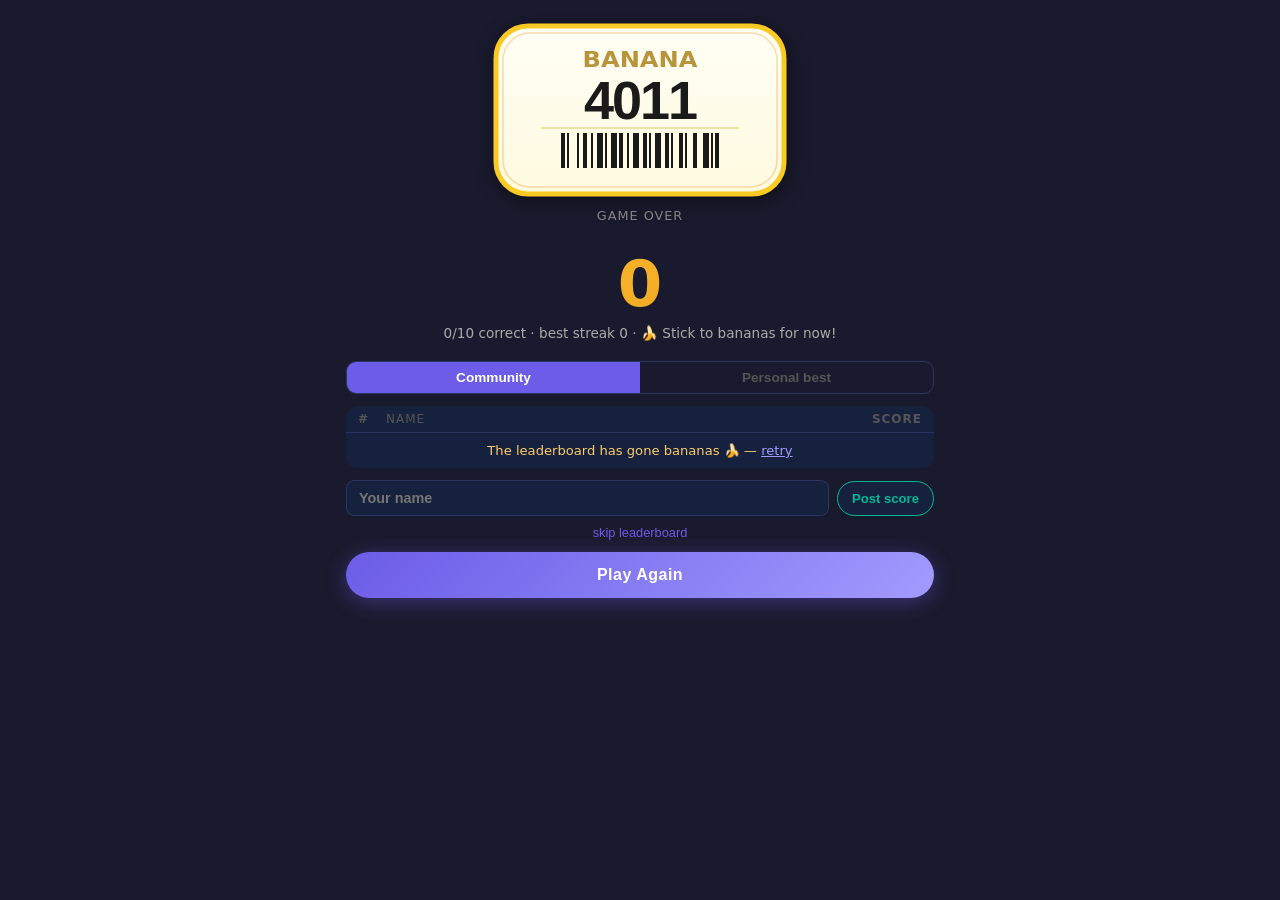
<file: leaderboard.html>
<!DOCTYPE html>
<html lang="en">
<head>
<meta charset="UTF-8">
<meta name="viewport" content="width=device-width, initial-scale=1.0">
<title>Leaderboard — Banana 4011</title>
<link rel="stylesheet" href="style.css">
</head>
<body class="lb-open">
<div id="app">

  <div id="leaderboard-screen" class="screen active">
    <div class="sticker-wrap">
      <svg class="sticker-logo" viewBox="0 0 300 180" xmlns="http://www.w3.org/2000/svg" role="img" aria-label="Banana 4011 PLU sticker">
        <defs>
          <linearGradient id="sticker-bg" x1="0" y1="0" x2="0" y2="1">
            <stop offset="0%" stop-color="#fffef5"/>
            <stop offset="100%" stop-color="#fffadf"/>
          </linearGradient>
        </defs>
        <rect x="6" y="6" width="288" height="168" rx="32" ry="32" fill="url(#sticker-bg)"/>
        <rect x="6" y="6" width="288" height="168" rx="32" ry="32" fill="none" stroke="#f9ca24" stroke-width="5"/>
        <rect x="13" y="13" width="274" height="154" rx="27" ry="27" fill="none" stroke="#f0932b" stroke-width="1.5" opacity="0.35"/>
        <text x="150" y="47" font-family="'Segoe UI',system-ui,sans-serif" font-size="22" font-weight="700" fill="#b8943a" text-anchor="middle" textLength="115" lengthAdjust="spacingAndGlyphs">BANANA</text>
        <text x="150" y="99" font-family="'Helvetica Neue',Arial,sans-serif" font-size="54" font-weight="900" fill="#1a1a1a" text-anchor="middle" letter-spacing="-2">4011</text>
        <line x1="51" y1="108" x2="249" y2="108" stroke="#e0c96a" stroke-width="1"/>
        <rect x="71"  y="113" width="4" height="35" fill="#1a1a1a"/>
        <rect x="77"  y="113" width="2" height="35" fill="#1a1a1a"/>
        <rect x="87"  y="113" width="2" height="35" fill="#1a1a1a"/>
        <rect x="93"  y="113" width="4" height="35" fill="#1a1a1a"/>
        <rect x="101" y="113" width="2" height="35" fill="#1a1a1a"/>
        <rect x="107" y="113" width="6" height="35" fill="#1a1a1a"/>
        <rect x="115" y="113" width="2" height="35" fill="#1a1a1a"/>
        <rect x="121" y="113" width="6" height="35" fill="#1a1a1a"/>
        <rect x="129" y="113" width="4" height="35" fill="#1a1a1a"/>
        <rect x="137" y="113" width="2" height="35" fill="#1a1a1a"/>
        <rect x="143" y="113" width="6" height="35" fill="#1a1a1a"/>
        <rect x="153" y="113" width="4" height="35" fill="#1a1a1a"/>
        <rect x="159" y="113" width="2" height="35" fill="#1a1a1a"/>
        <rect x="165" y="113" width="6" height="35" fill="#1a1a1a"/>
        <rect x="175" y="113" width="4" height="35" fill="#1a1a1a"/>
        <rect x="181" y="113" width="2" height="35" fill="#1a1a1a"/>
        <rect x="189" y="113" width="4" height="35" fill="#1a1a1a"/>
        <rect x="195" y="113" width="2" height="35" fill="#1a1a1a"/>
        <rect x="203" y="113" width="4" height="35" fill="#1a1a1a"/>
        <rect x="213" y="113" width="6" height="35" fill="#1a1a1a"/>
        <rect x="221" y="113" width="2" height="35" fill="#1a1a1a"/>
        <rect x="225" y="113" width="4" height="35" fill="#1a1a1a"/>
      </svg>
    </div>
    <p class="tagline">Game over</p>
    <div class="lb-score" id="lb-score">0</div>
    <div class="lb-stats" id="lb-stats"></div>

    <div class="lb-tabs">
      <button class="lb-tab" id="tab-community" onclick="switchLbTab('community')">Community</button>
      <button class="lb-tab" id="tab-personal" onclick="switchLbTab('personal')">Personal best</button>
    </div>

    <div class="lb-table-wrap">
      <div class="lb-table-header">
        <span class="lb-col-rank">#</span>
        <span class="lb-col-name">Name</span>
        <span class="lb-col-score">Score</span>
      </div>
      <div id="lb-rows"></div>
      <div class="lb-error" id="lb-error" style="display:none"></div>
    </div>

    <div id="lb-post-area" class="lb-post-area">
      <div class="lb-post-row" id="lb-post-row">
        <input type="text" id="lb-name-input" class="lb-name-input" placeholder="Your name" maxlength="20">
        <button class="lb-post-btn" id="lb-post-btn" onclick="postScore()">Post score</button>
      </div>
      <div class="lb-skip-wrap" id="lb-skip-wrap">
        <button class="text-btn" onclick="skipLeaderboard()">skip leaderboard</button>
      </div>
    </div>

    <button class="btn lb-play-btn" onclick="window.location.href='index.html'">Play Again</button>
  </div>

</div>

<script src="config.js"></script>

<script>
const SUPABASE_URL = 'https://gjafmixdspzbzcpcsfjm.supabase.co';
const SUPABASE_ANON_KEY = 'eyJhbGciOiJIUzI1NiIsInR5cCI6IkpXVCJ9.eyJpc3MiOiJzdXBhYmFzZSIsInJlZiI6ImdqYWZtaXhkc3B6YnpjcGNzZmptIiwicm9sZSI6ImFub24iLCJpYXQiOjE3NzkyNzg1NzMsImV4cCI6MjA5NDg1NDU3M30.FsCb2VBnD5Xc2VbG4V-i3m0L0pExTLYfGyPdh3dX88U';
const SB_HEADERS = {
  'apikey': SUPABASE_ANON_KEY,
  'Authorization': `Bearer ${SUPABASE_ANON_KEY}`,
  'Content-Type': 'application/json',
};

const TOTAL_ROUNDS = CONFIG.totalRounds;
const POINTS_CORRECT = CONFIG.pointsCorrect;
const STREAK_BONUS = CONFIG.streakBonus;

const gameData = JSON.parse(sessionStorage.getItem('plu_current_game') || '{}');
let score = gameData.score || 0;
let correctCount = gameData.correctCount || 0;
let bestStreak = gameData.bestStreak || 0;
let currentGameEntryDate = gameData.date || null;

let lbActiveTab = 'community';
let lbPosted = false;
let lbPlayerRank = null;
let lbPlayerName = null;

function getScoreHistory() {
  try {
    const raw = localStorage.getItem('plu_score_history');
    if (raw) return JSON.parse(raw);
  } catch { /* corrupted — fall through to migration */ }
  const best = parseInt(localStorage.getItem('plu_best') || '0');
  if (best > 0) return [{ score: best, correct: null, total: null, streak: null, date: new Date(0).toISOString() }];
  return [];
}

function showLeaderboard() {
  lbActiveTab = localStorage.getItem('plu_lb_default') || 'community';

  const pct = score / (TOTAL_ROUNDS * (POINTS_CORRECT + STREAK_BONUS));
  let grade = '';
  if (pct >= 0.9)      grade = '🏆 Produce master!';
  else if (pct >= 0.7) grade = '🌟 Seasoned cashier!';
  else if (pct >= 0.5) grade = '🛒 Getting the hang of it!';
  else if (pct >= 0.3) grade = '📦 Keep practicing!';
  else                 grade = '🍌 Stick to bananas for now!';

  document.getElementById('lb-score').textContent = score;
  document.getElementById('lb-stats').textContent =
    `${correctCount}/${TOTAL_ROUNDS} correct · best streak ${bestStreak} · ${grade}`;

  initPostArea();
  switchLbTab(lbActiveTab);
}

function switchLbTab(tab) {
  lbActiveTab = tab;
  document.getElementById('tab-community').classList.toggle('active', tab === 'community');
  document.getElementById('tab-personal').classList.toggle('active', tab === 'personal');
  document.getElementById('lb-post-area').style.display = tab === 'community' ? '' : 'none';
  if (tab === 'community') renderCommunityBoard();
  else renderPersonalBest();
}

function skipLeaderboard() {
  document.getElementById('lb-post-area').style.display = 'none';
}

function initPostArea() {
  lbPosted = false;
  const nameInput = document.getElementById('lb-name-input');
  const postBtn = document.getElementById('lb-post-btn');
  const postRow = document.getElementById('lb-post-row');

  const existing = postRow.querySelector('.lb-static-name');
  if (existing) existing.remove();
  nameInput.style.display = '';
  nameInput.disabled = false;
  nameInput.value = localStorage.getItem('plu_player_name') || '';
  postBtn.textContent = 'Post score';
  postBtn.disabled = false;
  postBtn.style.display = '';
  postBtn.onclick = postScore;

  document.getElementById('lb-skip-wrap').innerHTML =
    '<button class="text-btn" onclick="skipLeaderboard()">skip leaderboard</button>';
  document.getElementById('lb-post-area').style.display = '';
}

const LB_ERRORS = [
  'The leaderboard has gone bananas 🍌 — <a onclick="renderCommunityBoard()">retry</a>',
  'Score submission got lost in the produce aisle — <a onclick="renderCommunityBoard()">try again</a>',
];

function lbErrorMsg() {
  return LB_ERRORS[Math.floor(Math.random() * LB_ERRORS.length)];
}

function escapeHtml(str) {
  return String(str)
    .replace(/&/g, '&amp;').replace(/</g, '&lt;')
    .replace(/>/g, '&gt;').replace(/"/g, '&quot;');
}

async function renderCommunityBoard() {
  const container = document.getElementById('lb-rows');
  const errEl = document.getElementById('lb-error');
  container.innerHTML = '<div class="lb-row unsubmitted" style="justify-content:center;color:#555">Loading…</div>';
  errEl.style.display = 'none';

  try {
    const resp = await fetch(
      `${SUPABASE_URL}/rest/v1/scores?select=name,score&order=score.desc&limit=10`,
      { headers: SB_HEADERS }
    );
    if (!resp.ok) throw new Error(resp.status);
    const data = await resp.json();
    renderCommunityRows(data);
  } catch {
    container.innerHTML = '';
    errEl.innerHTML = lbErrorMsg();
    errEl.style.display = 'block';
  }
}

function renderCommunityRows(rows) {
  const container = document.getElementById('lb-rows');
  container.innerHTML = '';

  if (!rows || rows.length === 0) {
    container.innerHTML =
      '<div class="lb-row unsubmitted" style="justify-content:center">No scores yet — be the first!</div>';
  } else {
    rows.forEach((row, i) => {
      const el = document.createElement('div');
      el.className = 'lb-row';
      el.innerHTML = `
        <span class="lb-col-rank">${i + 1}</span>
        <span class="lb-col-name">${escapeHtml(row.name)}</span>
        <span class="lb-col-score">${parseInt(row.score, 10)}</span>
      `;
      container.appendChild(el);
    });
  }

  const sep = document.createElement('div');
  sep.className = 'lb-row sep';
  sep.innerHTML = '<span class="lb-col-rank">…</span><span class="lb-col-name"></span><span class="lb-col-score"></span>';
  container.appendChild(sep);

  const playerRow = document.createElement('div');
  if (lbPosted && lbPlayerRank !== null) {
    playerRow.className = 'lb-row player';
    playerRow.innerHTML = `
      <span class="lb-col-rank">${lbPlayerRank}</span>
      <span class="lb-col-name">${escapeHtml(lbPlayerName)} ← you</span>
      <span class="lb-col-score">${score}</span>
    `;
  } else {
    playerRow.className = 'lb-row player unsubmitted';
    playerRow.innerHTML = `
      <span class="lb-col-rank">—</span>
      <span class="lb-col-name">— not submitted</span>
      <span class="lb-col-score">—</span>
    `;
  }
  container.appendChild(playerRow);
}

function renderPersonalBest() {
  const history = getScoreHistory();
  const sorted = [...history].sort((a, b) => b.score - a.score);
  const top10 = sorted.slice(0, 10);
  const currentIdx = sorted.findIndex(e => e.date === currentGameEntryDate);
  const container = document.getElementById('lb-rows');
  container.innerHTML = '';

  if (sorted.length === 0) {
    container.innerHTML = '<div class="lb-row unsubmitted" style="justify-content:center">No games yet</div>';
    return;
  }

  const epochIso = new Date(0).toISOString();

  top10.forEach((entry, i) => {
    const isCurrent = entry.date === currentGameEntryDate;
    const label = isCurrent
      ? 'You (now)'
      : entry.date === epochIso
        ? 'Previous best'
        : new Date(entry.date).toLocaleDateString();
    const row = document.createElement('div');
    row.className = 'lb-row' + (isCurrent ? ' player' : '');
    row.innerHTML = `
      <span class="lb-col-rank">${i + 1}</span>
      <span class="lb-col-name">${label}</span>
      <span class="lb-col-score">${parseInt(entry.score, 10)}</span>
    `;
    container.appendChild(row);
  });

  if (currentIdx >= 10) {
    const sep = document.createElement('div');
    sep.className = 'lb-row sep';
    sep.innerHTML = '<span class="lb-col-rank">…</span><span class="lb-col-name"></span><span class="lb-col-score"></span>';
    container.appendChild(sep);

    const entry = sorted[currentIdx];
    const row = document.createElement('div');
    row.className = 'lb-row player';
    row.innerHTML = `
      <span class="lb-col-rank">${currentIdx + 1}</span>
      <span class="lb-col-name">You (now)</span>
      <span class="lb-col-score">${parseInt(entry.score, 10)}</span>
    `;
    container.appendChild(row);
  }
}

async function postScore() {
  const nameInput = document.getElementById('lb-name-input');
  const postBtn = document.getElementById('lb-post-btn');
  const errEl = document.getElementById('lb-error');
  const name = nameInput.value.trim();
  if (!name) { nameInput.focus(); return; }

  localStorage.setItem('plu_player_name', name);
  postBtn.disabled = true;
  postBtn.textContent = 'Posting…';
  errEl.style.display = 'none';

  try {
    const insertResp = await fetch(`${SUPABASE_URL}/rest/v1/scores`, {
      method: 'POST',
      headers: { ...SB_HEADERS, 'Prefer': 'return=minimal' },
      body: JSON.stringify({ name, score, correct: correctCount, total: TOTAL_ROUNDS, streak: bestStreak }),
    });
    if (!insertResp.ok) throw new Error(insertResp.status);

    const rankResp = await fetch(
      `${SUPABASE_URL}/rest/v1/scores?select=*&score=gt.${score}`,
      { method: 'HEAD', headers: { ...SB_HEADERS, 'Prefer': 'count=exact' } }
    );
    if (!rankResp.ok) throw new Error(rankResp.status);
    const range = rankResp.headers.get('content-range') || '0-0/0';
    const count = parseInt(range.split('/')[1], 10) || 0;

    lbPlayerName = name;
    lbPlayerRank = count + 1;
    lbPosted = true;

    showPostConfirmed(name);
    await renderCommunityBoard();

  } catch {
    postBtn.disabled = false;
    postBtn.textContent = 'Post score';
    errEl.innerHTML = lbErrorMsg();
    errEl.style.display = 'block';
  }
}

function showPostConfirmed(name) {
  const postRow = document.getElementById('lb-post-row');
  const nameInput = document.getElementById('lb-name-input');
  const postBtn = document.getElementById('lb-post-btn');

  nameInput.style.display = 'none';
  postBtn.textContent = '✓ Posted';

  const staticName = document.createElement('span');
  staticName.className = 'lb-static-name';
  staticName.textContent = name;
  postRow.insertBefore(staticName, nameInput);

  document.getElementById('lb-skip-wrap').innerHTML =
    '<button class="text-btn" onclick="enterEditMode()">edit name</button>';

  setTimeout(() => { postBtn.style.display = 'none'; }, 1500);
}

function enterEditMode() {
  const postRow = document.getElementById('lb-post-row');
  const nameInput = document.getElementById('lb-name-input');
  const postBtn = document.getElementById('lb-post-btn');
  const existing = postRow.querySelector('.lb-static-name');
  if (existing) existing.remove();

  nameInput.style.display = '';
  nameInput.disabled = false;
  postBtn.style.display = '';
  postBtn.textContent = 'Post score';
  postBtn.disabled = false;
  postBtn.onclick = postScore;

  lbPosted = false;
  lbPlayerRank = null;
  lbPlayerName = null;

  document.getElementById('lb-skip-wrap').innerHTML =
    '<button class="text-btn" onclick="skipLeaderboard()">skip leaderboard</button>';

  nameInput.focus();
  renderCommunityBoard();
}

// Init
showLeaderboard();
</script>
</body>
</html>
</file>
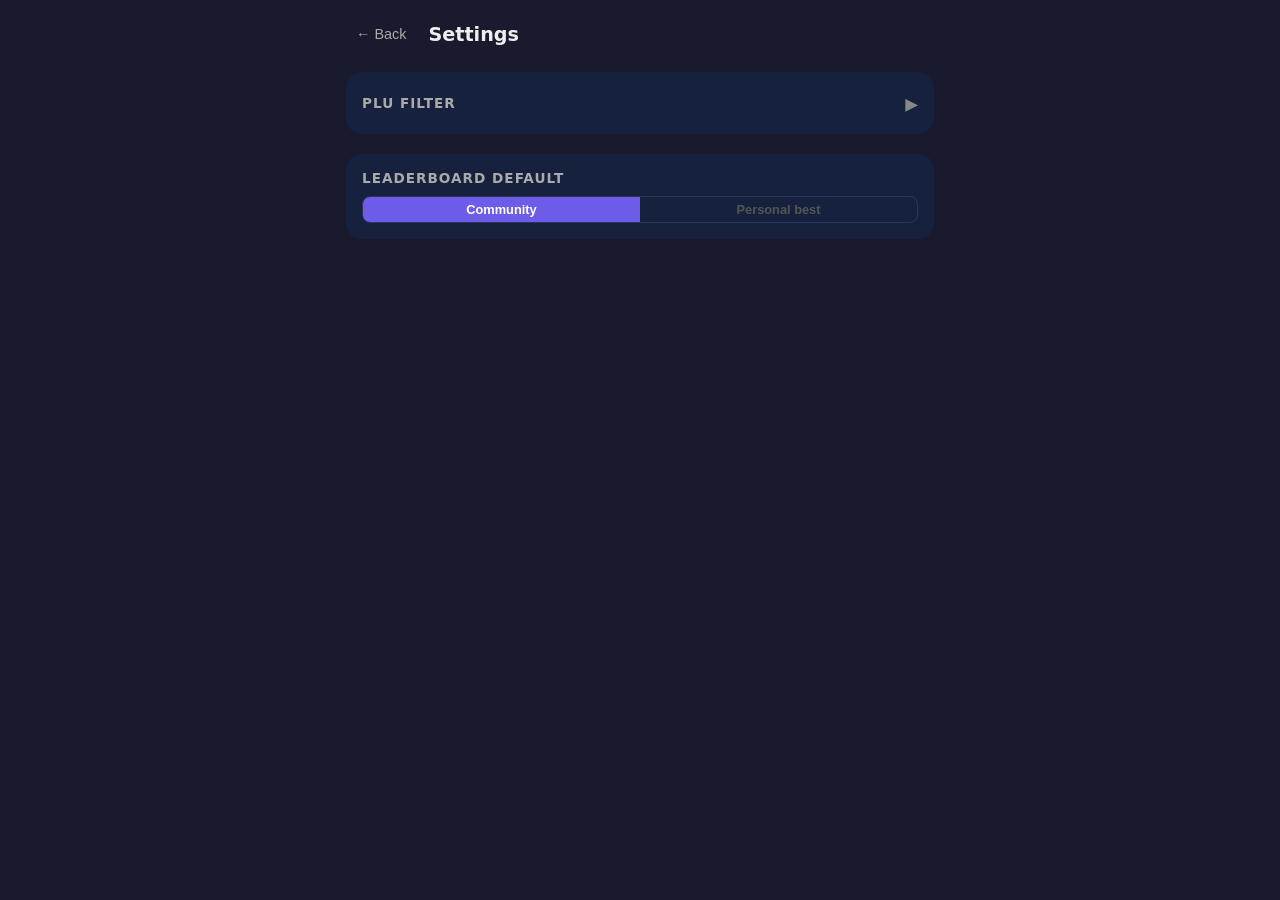
<file: settings.html>
<!DOCTYPE html>
<html lang="en">
<head>
<meta charset="UTF-8">
<meta name="viewport" content="width=device-width, initial-scale=1.0">
<title>Settings — Banana 4011</title>
<link rel="stylesheet" href="style.css">
</head>
<body class="settings-open">
<div id="app">

  <div id="settings-screen" class="screen active">
    <div class="settings-header">
      <button class="back-btn" onclick="window.location.href='index.html'">← Back</button>
      <h2 class="settings-title">Settings</h2>
    </div>

    <div class="settings-section">
      <div class="settings-section-header filter-toggle-header" onclick="toggleFilter()">
        <span class="settings-section-title">PLU Filter</span>
        <span class="filter-chevron" id="filter-chevron">▸</span>
      </div>
      <div id="filter-collapsible" style="display:none">
        <div class="select-all-wrap" style="margin-bottom:8px">
          <button class="text-btn" onclick="selectAllFilter(true)">Select All</button>
          <span class="divider">·</span>
          <button class="text-btn" onclick="selectAllFilter(false)">Deselect All</button>
        </div>
        <div id="filter-warning" class="filter-warning" style="display:none">
          Select at least 4 items to play
        </div>
        <div id="settings-list" class="settings-list"></div>
      </div>
    </div>

    <div class="settings-section">
      <div class="settings-label">Leaderboard default</div>
      <div class="lb-tab-toggle">
        <button class="lb-toggle-opt" id="lbt-community" onclick="setLbDefault('community')">Community</button>
        <button class="lb-toggle-opt" id="lbt-personal" onclick="setLbDefault('personal')">Personal best</button>
      </div>
    </div>

  </div>

</div>

<script src="config.js"></script>
<script src="produce.js"></script>

<script>
const PRODUCE = PRODUCE_DATA;

function buildSettingsScreen() {
  const saved = JSON.parse(localStorage.getItem('plu_filter') || 'null');
  const activePLUSet = saved ? new Set(saved) : new Set(PRODUCE.map(p => p.plu));

  const categories = {};
  PRODUCE.forEach(p => {
    if (!categories[p.category]) categories[p.category] = [];
    categories[p.category].push(p);
  });

  const container = document.getElementById('settings-list');
  container.innerHTML = '';

  Object.entries(categories).forEach(([cat, items]) => {
    const allChecked = items.every(p => activePLUSet.has(p.plu));
    const someChecked = items.some(p => activePLUSet.has(p.plu));

    const group = document.createElement('div');
    group.className = 'settings-group';
    group.innerHTML = `
      <label class="group-header">
        <input type="checkbox" class="group-check" ${allChecked ? 'checked' : ''}>
        <span class="group-name">${cat}</span>
        <span class="group-count">${items.length}</span>
      </label>
      <div class="group-items">
        ${items.map(p => `
          <label class="item-row">
            <input type="checkbox" class="item-check" data-plu="${p.plu}" ${activePLUSet.has(p.plu) ? 'checked' : ''}>
            <span class="item-emoji">${p.emoji}</span>
            <span class="item-name">${p.name}</span>
            <span class="item-plu">${p.plu}</span>
          </label>
        `).join('')}
      </div>
    `;

    const groupCb = group.querySelector('.group-check');
    if (someChecked && !allChecked) groupCb.indeterminate = true;

    groupCb.addEventListener('change', () => {
      group.querySelectorAll('.item-check').forEach(ic => ic.checked = groupCb.checked);
      groupCb.indeterminate = false;
      onFilterChange();
    });

    group.querySelectorAll('.item-check').forEach(cb => {
      cb.addEventListener('change', () => {
        const allCbs = group.querySelectorAll('.item-check');
        const checked = [...allCbs].filter(c => c.checked).length;
        groupCb.checked = checked === allCbs.length;
        groupCb.indeterminate = checked > 0 && checked < allCbs.length;
        onFilterChange();
      });
    });

    container.appendChild(group);
  });

  updateStartGuard();

  const lbDefault = localStorage.getItem('plu_lb_default') || 'community';
  setLbDefault(lbDefault);
}

function onFilterChange() {
  const plus = [...document.querySelectorAll('.item-check:checked')].map(cb => cb.dataset.plu);
  localStorage.setItem('plu_filter', JSON.stringify(plus));
  updateStartGuard();
}

function updateStartGuard() {
  const itemChecks = document.querySelectorAll('.item-check');
  const count = itemChecks.length > 0
    ? [...itemChecks].filter(c => c.checked).length
    : (() => { const s = JSON.parse(localStorage.getItem('plu_filter') || 'null'); return s ? s.length : PRODUCE.length; })();
  document.getElementById('filter-warning').style.display = count < 4 ? 'block' : 'none';
}

function selectAllFilter(checked) {
  document.querySelectorAll('.item-check').forEach(cb => cb.checked = checked);
  document.querySelectorAll('.group-check').forEach(cb => {
    cb.checked = checked;
    cb.indeterminate = false;
  });
  onFilterChange();
}

function setLbDefault(val) {
  localStorage.setItem('plu_lb_default', val);
  document.getElementById('lbt-community').classList.toggle('active', val === 'community');
  document.getElementById('lbt-personal').classList.toggle('active', val === 'personal');
}

function toggleFilter() {
  const collapsible = document.getElementById('filter-collapsible');
  const chevron = document.getElementById('filter-chevron');
  const isOpen = collapsible.style.display !== 'none';
  collapsible.style.display = isOpen ? 'none' : '';
  chevron.textContent = isOpen ? '▸' : '▾';
}

// Init
buildSettingsScreen();
</script>
</body>
</html>
</file>
<file: style.css>
* { box-sizing: border-box; margin: 0; padding: 0; }

body {
  font-family: 'Segoe UI', system-ui, sans-serif;
  background: #1a1a2e;
  color: #eee;
  min-height: 100vh;
  display: flex;
  align-items: center;
  justify-content: center;
  overflow: hidden;
}

#app {
  width: 620px;
  text-align: center;
  padding: 0 16px;
}

body.settings-open {
  align-items: flex-start;
  overflow-y: auto;
  overflow-x: hidden;
}

.game-layout {
  display: flex;
  gap: 12px;
  align-items: stretch;
}

.game-main {
  flex: 2;
  min-width: 0;
}

.tip-panel {
  flex: 1;
  background: #16213e;
  border-radius: 16px;
  padding: 16px 14px;
  display: flex;
  flex-direction: column;
  align-items: center;
  gap: 10px;
  opacity: 0;
  transition: opacity 0.3s;
}
.tip-panel.visible { opacity: 1; }

.tip-icon {
  font-size: 1.8rem;
  filter: drop-shadow(0 0 8px rgba(249, 202, 36, 0.8));
  flex-shrink: 0;
}

.tip-text {
  font-size: 0.85rem;
  color: #aaa;
  font-style: italic;
  line-height: 1.55;
  text-align: left;
  width: 100%;
}
.tip-text + .tip-text {
  padding-top: 10px;
  border-top: 1px solid #1e2a50;
}

h1 {
  font-size: 2rem;
  font-weight: 800;
  letter-spacing: -1px;
  background: linear-gradient(135deg, #f9ca24, #f0932b);
  -webkit-background-clip: text;
  -webkit-text-fill-color: transparent;
  background-clip: text;
  margin-bottom: 4px;
}

.tagline {
  font-size: 0.8rem;
  color: #888;
  margin-bottom: 24px;
  letter-spacing: 1px;
  text-transform: uppercase;
}

/* Scorebar */
.scorebar {
  display: flex;
  justify-content: space-between;
  align-items: center;
  margin-bottom: 18px;
  padding: 10px 16px;
  background: #16213e;
  border-radius: 12px;
  font-size: 0.85rem;
  color: #aaa;
}
.scorebar .val {
  font-size: 1.3rem;
  font-weight: 700;
  color: #eee;
  display: block;
}
.scorebar .streak .val { color: #f9ca24; }
.scorebar .best .val { color: #6c5ce7; }

/* Timer bar */
.timer-wrap {
  height: 8px;
  background: #16213e;
  border-radius: 999px;
  overflow: hidden;
  margin-bottom: 22px;
}
#timer-bar {
  height: 100%;
  width: 100%;
  border-radius: 999px;
  background: linear-gradient(90deg, #00b894, #55efc4);
  transition: background 0.3s;
  transform-origin: left;
}
#timer-bar.warn { background: linear-gradient(90deg, #e17055, #fdcb6e); }
#timer-bar.danger { background: linear-gradient(90deg, #d63031, #e17055); }

/* Produce card */
.produce-card {
  background: #16213e;
  border-radius: 24px;
  padding: 32px 24px 28px;
  margin-bottom: 20px;
  position: relative;
  border: 2px solid transparent;
  transition: border-color 0.2s;
}
.produce-card.correct { border-color: #00b894; }
.produce-card.wrong   { border-color: #d63031; }


.produce-emoji {
  font-size: 7rem;
  line-height: 1;
  display: none;
  margin-bottom: 14px;
}

.produce-img {
  width: 200px;
  height: 200px;
  object-fit: cover;
  border-radius: 12px;
  display: block;
  margin: 0 auto 4px;
}

.ai-label {
  font-size: 0.6rem;
  color: #aaa;
  font-style: italic;
  text-align: center;
  margin: 0 0 8px;
}

.produce-name {
  font-size: 1.25rem;
  font-weight: 700;
  margin-bottom: 4px;
}
.produce-hint {
  font-size: 0.78rem;
  color: #666;
  letter-spacing: 0.5px;
}


/* Choices */
.choices {
  display: grid;
  grid-template-columns: 1fr 1fr;
  gap: 10px;
  margin-bottom: 14px;
}

.choice-btn {
  padding: 18px 8px;
  background: #16213e;
  border: 2px solid #2d3561;
  border-radius: 14px;
  color: #eee;
  font-size: 1.4rem;
  font-weight: 700;
  letter-spacing: 2px;
  cursor: pointer;
  transition: all 0.12s;
  position: relative;
  overflow: hidden;
}
.choice-btn:hover:not(:disabled) {
  border-color: #6c5ce7;
  background: #1e2a50;
  transform: translateY(-2px);
}
.choice-btn:active:not(:disabled) { transform: translateY(0); }
.choice-btn:disabled { cursor: default; }
.choice-btn.correct-ans {
  border-color: #00b894;
  background: rgba(0, 184, 148, 0.15);
  color: #55efc4;
}
.choice-btn.wrong-ans {
  border-color: #d63031;
  background: rgba(214, 48, 49, 0.15);
  color: #ff7675;
}
.choice-btn.reveal {
  border-color: #00b894;
  background: rgba(0, 184, 148, 0.08);
  color: #55efc4;
}
.choice-btn .plu-label {
  display: block;
  font-size: 0.65rem;
  font-weight: 400;
  letter-spacing: 1px;
  color: #555;
  margin-top: 4px;
  text-transform: uppercase;
}
.choice-btn.correct-ans .plu-label,
.choice-btn.wrong-ans .plu-label,
.choice-btn.reveal .plu-label { color: inherit; opacity: 0.6; }

/* Feedback banner */
#feedback {
  height: 28px;
  font-size: 0.9rem;
  font-weight: 600;
  letter-spacing: 0.5px;
  margin-bottom: 6px;
  transition: opacity 0.2s;
}
#feedback.correct { color: #55efc4; }
#feedback.wrong   { color: #ff7675; }
#feedback.timeout { color: #fdcb6e; }

/* Screens */
.screen { display: none; }
.screen.active { display: block; }

/* Start screen */
#start-screen {
  padding: 20px 0;
}
.start-emoji { font-size: 4rem; margin-bottom: 16px; display: block; }
.start-desc {
  color: #aaa;
  font-size: 0.95rem;
  line-height: 1.6;
  margin-bottom: 20px;
}

/* Timer slider */
.slider-wrap {
  background: #16213e;
  border-radius: 14px;
  padding: 16px 20px;
  margin-bottom: 24px;
}
.slider-label {
  display: flex;
  justify-content: space-between;
  align-items: baseline;
  margin-bottom: 12px;
  font-size: 0.85rem;
  color: #aaa;
}
.slider-label .slider-val {
  font-size: 1.5rem;
  font-weight: 800;
  color: #f9ca24;
}
input[type=range] {
  -webkit-appearance: none;
  width: 100%;
  height: 6px;
  border-radius: 999px;
  background: #2d3561;
  outline: none;
  cursor: pointer;
}
input[type=range]::-webkit-slider-thumb {
  -webkit-appearance: none;
  width: 22px;
  height: 22px;
  border-radius: 50%;
  background: linear-gradient(135deg, #f9ca24, #f0932b);
  cursor: pointer;
  box-shadow: 0 2px 8px rgba(249,202,36,0.4);
  transition: transform 0.1s;
}
input[type=range]::-webkit-slider-thumb:active { transform: scale(1.2); }
input[type=range]::-moz-range-thumb {
  width: 22px;
  height: 22px;
  border-radius: 50%;
  background: linear-gradient(135deg, #f9ca24, #f0932b);
  cursor: pointer;
  border: none;
}

/* Toggle switch */
.toggle-wrap {
  display: flex;
  align-items: center;
  justify-content: center;
  gap: 10px;
  background: #16213e;
  border-radius: 14px;
  padding: 14px 20px;
  margin-bottom: 24px;
}
.toggle-label {
  font-size: 0.85rem;
  color: #aaa;
}
#auto-continue-label {
  font-weight: 700;
  color: #f9ca24;
  min-width: 90px;
  text-align: left;
}
.toggle-switch {
  position: relative;
  display: inline-block;
  cursor: pointer;
}
.toggle-switch input { display: none; }
.toggle-track {
  display: block;
  width: 44px;
  height: 24px;
  background: #2d3561;
  border-radius: 999px;
  transition: background 0.2s;
  position: relative;
}
.toggle-switch input:checked + .toggle-track {
  background: linear-gradient(135deg, #f9ca24, #f0932b);
}
.toggle-thumb {
  position: absolute;
  top: 3px;
  left: 3px;
  width: 18px;
  height: 18px;
  background: #fff;
  border-radius: 50%;
  transition: transform 0.2s;
  box-shadow: 0 1px 4px rgba(0,0,0,0.3);
}
.toggle-switch input:checked + .toggle-track .toggle-thumb {
  transform: translateX(20px);
}

/* End screen */
#end-screen { padding: 20px 0; }
.end-score {
  font-size: 4rem;
  font-weight: 900;
  background: linear-gradient(135deg, #f9ca24, #f0932b);
  -webkit-background-clip: text;
  -webkit-text-fill-color: transparent;
  background-clip: text;
  margin: 12px 0 4px;
}
.end-label { color: #888; font-size: 0.85rem; margin-bottom: 6px; }
.end-detail { color: #aaa; font-size: 0.9rem; margin-bottom: 28px; }

/* Buttons */
.btn {
  display: inline-block;
  padding: 14px 36px;
  background: linear-gradient(135deg, #6c5ce7, #a29bfe);
  color: #fff;
  font-size: 1rem;
  font-weight: 700;
  border: none;
  border-radius: 50px;
  cursor: pointer;
  letter-spacing: 0.5px;
  transition: transform 0.12s, box-shadow 0.12s;
  box-shadow: 0 4px 20px rgba(108, 92, 231, 0.4);
}
.btn:hover { transform: translateY(-2px); box-shadow: 0 6px 24px rgba(108, 92, 231, 0.5); }
.btn:active { transform: translateY(0); }
.btn.secondary {
  background: #16213e;
  box-shadow: none;
  border: 2px solid #2d3561;
  margin-left: 10px;
}
.btn.secondary:hover { border-color: #6c5ce7; box-shadow: none; }

/* Logo sticker */
.sticker-wrap {
  display: flex;
  justify-content: center;
  margin-bottom: 8px;
}
.sticker-logo {
  width: 300px;
  max-width: 96%;
  filter: drop-shadow(2px 4px 10px rgba(0,0,0,0.45));
}

/* Fun facts */
#fun-fact {
  font-size: 0.75rem;
  color: #555;
  margin-top: 10px;
  min-height: 18px;
  font-style: italic;
}

/* Round counter */
.round-info {
  font-size: 0.75rem;
  color: #555;
  margin-bottom: 12px;
  letter-spacing: 0.5px;
}

.pause-btn {
  margin-top: 12px;
  width: 100%;
  transition: all 0.15s;
  border-color: #f9ca24;
  color: #f9ca24;
  letter-spacing: 1.5px;
  text-transform: uppercase;
  font-size: 0.85rem;
}
.pause-btn:hover:not(:disabled) {
  background: rgba(249, 202, 36, 0.12);
  border-color: #f9ca24;
  box-shadow: 0 0 12px rgba(249, 202, 36, 0.25);
}
.pause-btn:disabled {
  opacity: 0.2;
  cursor: default;
  transform: none !important;
  border-color: #2d3561;
  color: #aaa;
  box-shadow: none;
}
.pause-btn.continue {
  background: linear-gradient(135deg, #00b894, #55efc4);
  border-color: transparent;
  color: #fff;
  box-shadow: 0 4px 16px rgba(0, 184, 148, 0.4);
}
.pause-btn.continue:hover:not(:disabled) {
  background: linear-gradient(135deg, #00a381, #44ddb3);
  box-shadow: 0 6px 20px rgba(0, 184, 148, 0.5);
}

@keyframes shake {
  0%,100% { transform: translateX(0); }
  20% { transform: translateX(-8px); }
  40% { transform: translateX(8px); }
  60% { transform: translateX(-5px); }
  80% { transform: translateX(5px); }
}
.shake { animation: shake 0.35s ease; }

/* Settings screen */
#settings-screen {
  padding: 20px 0 24px;
  text-align: left;
}

.gear-btn {
  position: absolute;
  top: 20px;
  right: 20px;
  background: none;
  border: none;
  font-size: 1.4rem;
  color: #555;
  cursor: pointer;
  padding: 4px 8px;
  border-radius: 8px;
  transition: color 0.15s, background 0.15s;
  line-height: 1;
}
.gear-btn:hover { color: #aaa; background: #16213e; }

.settings-header {
  display: flex;
  align-items: center;
  gap: 12px;
  margin-bottom: 24px;
}

.back-btn {
  background: none;
  border: none;
  color: #aaa;
  font-size: 0.9rem;
  cursor: pointer;
  padding: 6px 10px;
  border-radius: 8px;
  transition: color 0.15s, background 0.15s;
}
.back-btn:hover { color: #eee; background: #16213e; }

.settings-title {
  font-size: 1.2rem;
  font-weight: 700;
  color: #eee;
  margin: 0;
}

.settings-section {
  background: #16213e;
  border-radius: 16px;
  padding: 16px;
  margin-bottom: 20px;
}

.settings-section-header {
  display: flex;
  justify-content: space-between;
  align-items: center;
  margin-bottom: 12px;
}

.filter-toggle-header {
  cursor: pointer;
  user-select: none;
  margin-bottom: 0;
}

.filter-toggle-header:hover .settings-section-title {
  opacity: 0.8;
}

.filter-chevron {
  color: #888;
  font-size: 1.6em;
}

.settings-section-title {
  font-size: 0.85rem;
  font-weight: 700;
  color: #aaa;
  text-transform: uppercase;
  letter-spacing: 1px;
}

.settings-label {
  font-size: 0.85rem;
  font-weight: 700;
  color: #aaa;
  text-transform: uppercase;
  letter-spacing: 1px;
  margin-bottom: 10px;
}

.select-all-wrap {
  display: flex;
  align-items: center;
  gap: 6px;
}

.text-btn {
  background: none;
  border: none;
  color: #6c5ce7;
  font-size: 0.8rem;
  cursor: pointer;
  padding: 2px 4px;
  border-radius: 4px;
}
.text-btn:hover { color: #a29bfe; }

.divider { color: #555; font-size: 0.8rem; }

.filter-warning {
  background: rgba(214, 48, 49, 0.12);
  border: 1px solid rgba(214, 48, 49, 0.4);
  color: #ff7675;
  font-size: 0.8rem;
  border-radius: 8px;
  padding: 8px 12px;
  margin-bottom: 12px;
}

.settings-list {
  display: flex;
  flex-direction: column;
  gap: 4px;
}

/* Category group */
.settings-group {
  border-radius: 10px;
  overflow: hidden;
}

.group-header {
  display: flex;
  align-items: center;
  gap: 10px;
  padding: 10px 12px;
  background: #1e2a50;
  cursor: pointer;
  user-select: none;
  border-radius: 10px;
}
.group-header:hover { background: #243060; }

.group-name {
  flex: 1;
  font-size: 0.9rem;
  font-weight: 600;
  color: #eee;
}

.group-count {
  font-size: 0.75rem;
  color: #666;
  background: #16213e;
  padding: 1px 7px;
  border-radius: 999px;
}

.group-items {
  display: flex;
  flex-direction: column;
  padding: 4px 0 4px 12px;
}

.item-row {
  display: flex;
  align-items: center;
  gap: 8px;
  padding: 10px 12px 10px 0;
  cursor: pointer;
  user-select: none;
  border-radius: 8px;
  transition: background 0.1s;
}
.item-row:hover { background: rgba(255,255,255,0.04); }

.item-emoji { font-size: 1.1rem; min-width: 24px; text-align: center; }

.item-name {
  flex: 1;
  font-size: 0.85rem;
  color: #ccc;
}

.item-plu {
  font-size: 0.85rem;
  font-weight: 700;
  color: #888;
  letter-spacing: 1.5px;
  font-family: monospace;
}

/* Checkbox styling */
.group-header input[type=checkbox],
.item-row input[type=checkbox] {
  width: 16px;
  height: 16px;
  accent-color: #6c5ce7;
  cursor: pointer;
  flex-shrink: 0;
}

.settings-done-btn {
  width: 100%;
  margin-top: 4px;
}

/* Make start screen relative so gear btn positions correctly */
#start-screen { position: relative; }

/* Leaderboard screen */
body.lb-open {
  align-items: flex-start;
  overflow-y: auto;
  overflow-x: hidden;
}

#leaderboard-screen {
  padding: 20px 0 32px;
  text-align: center;
}

.lb-score {
  font-size: 4rem;
  font-weight: 900;
  background: linear-gradient(135deg, #f9ca24, #f0932b);
  -webkit-background-clip: text;
  -webkit-text-fill-color: transparent;
  background-clip: text;
  margin: 12px 0 4px;
}

.lb-stats {
  color: #aaa;
  font-size: 0.85rem;
  margin-bottom: 20px;
}

/* Tabs */
.lb-tabs {
  display: flex;
  border-radius: 10px;
  overflow: hidden;
  border: 1px solid #2d3561;
  margin-bottom: 12px;
}

.lb-tab {
  flex: 1;
  padding: 8px;
  background: none;
  border: none;
  color: #555;
  font-size: 0.85rem;
  font-weight: 600;
  cursor: pointer;
  transition: background 0.15s, color 0.15s;
}

.lb-tab.active {
  background: #6c5ce7;
  color: #fff;
}

.lb-tab:hover:not(.active) {
  background: #16213e;
  color: #aaa;
}

/* Table */
.lb-table-wrap {
  background: #16213e;
  border-radius: 12px;
  overflow: hidden;
  margin-bottom: 12px;
  text-align: left;
}

.lb-table-header {
  display: flex;
  padding: 6px 12px;
  border-bottom: 1px solid #2d3561;
  color: #555;
  font-size: 0.75rem;
  text-transform: uppercase;
  letter-spacing: 1px;
}

.lb-row {
  display: flex;
  align-items: center;
  padding: 8px 12px;
  border-bottom: 1px solid #1a1a2e;
  font-size: 0.85rem;
}

.lb-row:last-child { border-bottom: none; }

.lb-row.player {
  background: rgba(108, 92, 231, 0.15);
  border: 1px solid rgba(108, 92, 231, 0.3);
  color: #a29bfe;
}

.lb-row.unsubmitted { color: #555; }

.lb-row.sep {
  color: #555;
  font-size: 0.75rem;
  padding: 4px 12px;
}

.lb-col-rank {
  width: 28px;
  flex-shrink: 0;
  font-weight: 700;
}

.lb-col-name {
  flex: 1;
  overflow: hidden;
  text-overflow: ellipsis;
  white-space: nowrap;
}

.lb-col-score {
  text-align: right;
  min-width: 44px;
  font-weight: 700;
}

/* Gold/silver/bronze for top 3 community rows */
.lb-row:nth-child(1) .lb-col-rank { color: #f9ca24; }
.lb-row:nth-child(2) .lb-col-rank { color: #aaa; }
.lb-row:nth-child(3) .lb-col-rank { color: #cd7f32; }
.lb-row.player .lb-col-rank { color: #a29bfe; }

.lb-error {
  padding: 10px 12px;
  color: #fdcb6e;
  font-size: 0.82rem;
  text-align: center;
}

.lb-error a {
  color: #a29bfe;
  cursor: pointer;
  text-decoration: underline;
}

/* Post area */
.lb-post-area { margin-bottom: 8px; }

.lb-post-row {
  display: flex;
  align-items: center;
  gap: 8px;
  margin-bottom: 6px;
}

.lb-name-input {
  flex: 1;
  background: #16213e;
  border: 1px solid #2d3561;
  border-radius: 8px;
  padding: 9px 12px;
  color: #f9ca24;
  font-size: 0.9rem;
  font-weight: 700;
  outline: none;
  transition: border-color 0.15s;
}

.lb-name-input:focus { border-color: #6c5ce7; }

.lb-post-btn {
  padding: 9px 14px;
  background: #16213e;
  border: 1px solid #00b894;
  border-radius: 20px;
  color: #00b894;
  font-size: 0.82rem;
  font-weight: 700;
  cursor: pointer;
  white-space: nowrap;
  transition: background 0.15s;
}

.lb-post-btn:hover:not(:disabled) { background: rgba(0, 184, 148, 0.12); }
.lb-post-btn:disabled { opacity: 0.4; cursor: default; }

.lb-home-btn {
  padding: 9px 14px !important;
  font-size: 0.82rem !important;
  white-space: nowrap;
}

.lb-skip-wrap {
  text-align: center;
  margin-bottom: 10px;
}

.lb-static-name {
  flex: 1;
  color: #f9ca24;
  font-weight: 700;
  font-size: 0.9rem;
  text-align: left;
  padding: 9px 0;
}

.lb-play-btn { width: 100%; margin-bottom: 10px; }

/* Leaderboard settings toggle */
.lb-default-row {
  display: flex;
  align-items: center;
  justify-content: space-between;
  padding: 6px 0;
}

.lb-tab-toggle {
  display: flex;
  border-radius: 8px;
  overflow: hidden;
  border: 1px solid #2d3561;
}

.lb-toggle-opt {
  flex: 1;
  padding: 5px 12px;
  background: none;
  border: none;
  color: #555;
  font-size: 0.8rem;
  font-weight: 600;
  cursor: pointer;
  text-align: center;
  transition: background 0.15s, color 0.15s;
}

.lb-toggle-opt.active { background: #6c5ce7; color: #fff; }
.lb-toggle-opt:hover:not(.active) { background: #1e2a50; color: #aaa; }
</file>
